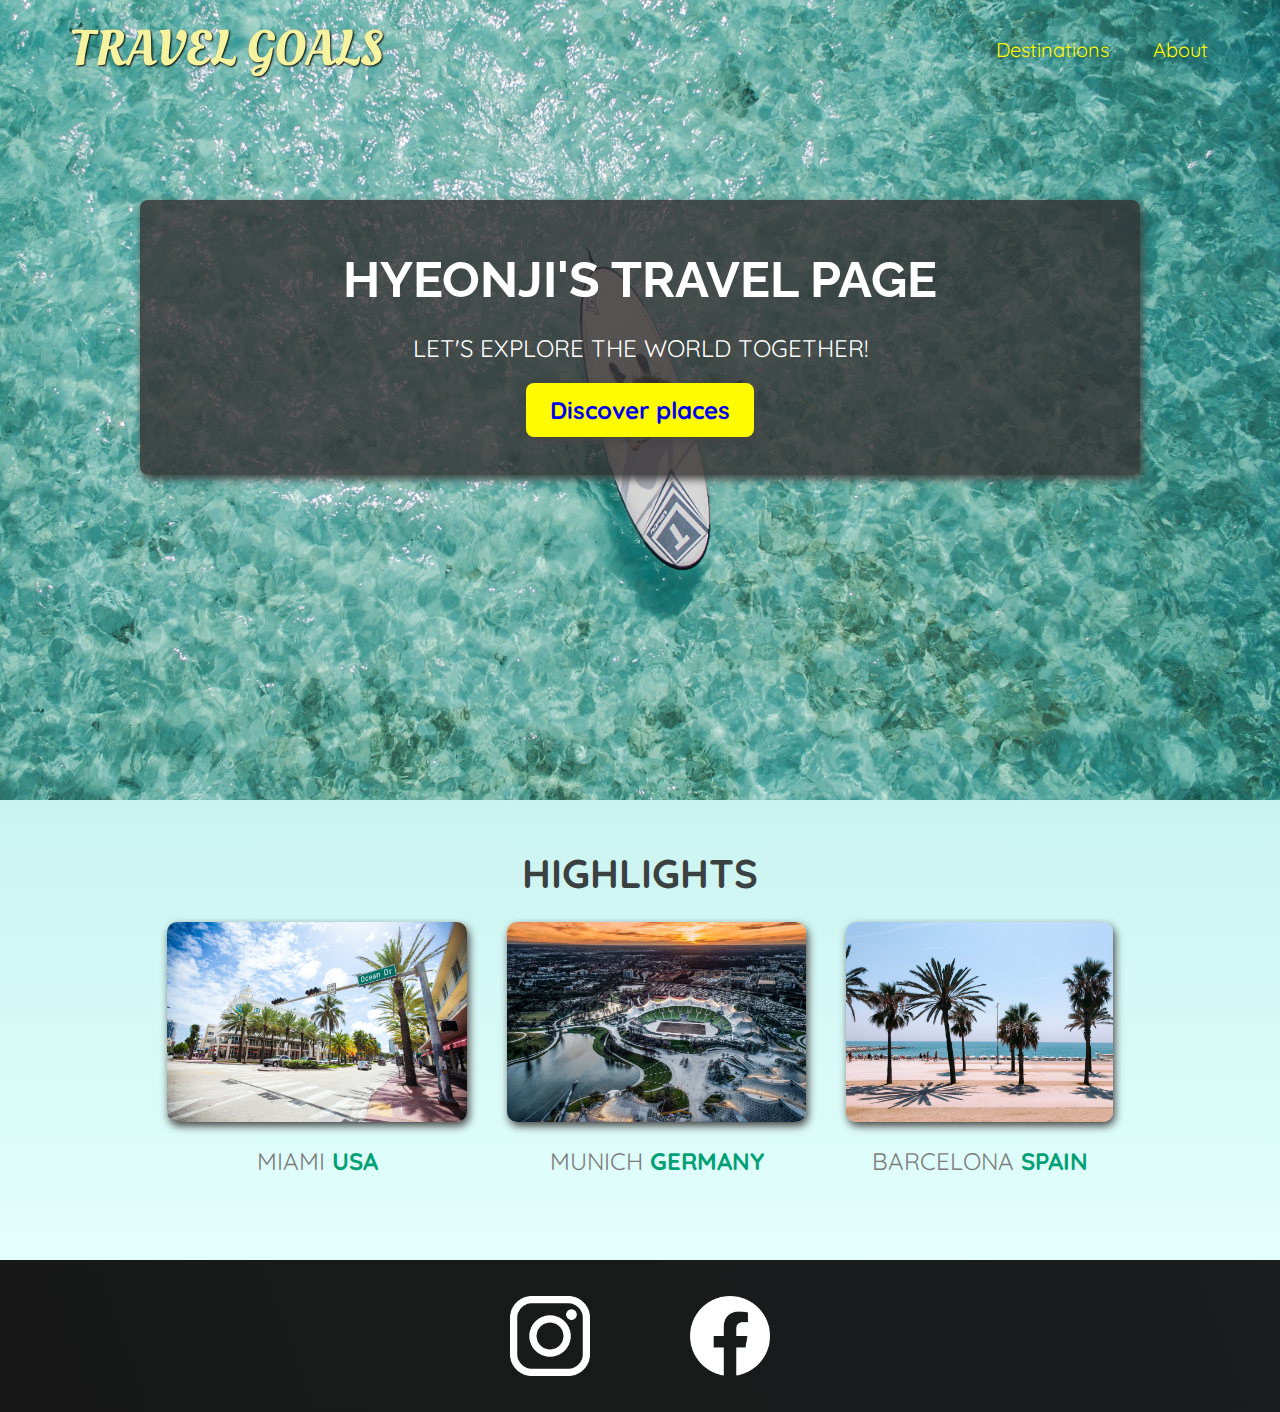
<file: index.html>
<!DOCTYPE html>
<html lang="en">
  <head>
    <meta charset="UTF-8" />
    <link
      href="https://fonts.googleapis.com/css2?family=Raleway:wght@700&family=Oleo+Script:wght@700&family=Quicksand:wght@300;500;700&display=swap"
      rel="stylesheet"
    />
    <link rel="stylesheet" href="shared.css" />
    <link rel="stylesheet" href="styles.css" />
    <title>Travel Goals</title>
  </head>
  <body>
    <header>
      <div id="page-logo">
        <a href="/index.html">Travel Goals</a>
      </div>
      <nav>
        <ul>
          <li><a href="/places.html"> Destinations </a></li>
          <li><a href=""> About </a></li>
        </ul>
      </nav>
    </header>
    <main>
      <section id="hero">
        <div id="hero-content">
          <h1>Hyeonji's Travel Page</h1>
          <p>Let's explore the world together!</p>
          <a href="/places.html">Discover places</a>
        </div>
      </section>
      <section id="highlights">
        <h2>Highlights</h2>
        <ul id="destinations">
          <li class="destination">
            <img
              src="/images/places/miami.jpg"
              alt="Miami streets on sunny day"
            />
            <p>Miami <strong>USA</strong></p>
          </li>
          <li class="destination">
            <img
              src="/images/places/munich.jpg"
              alt="munich stadium in winter"
            />
            <p>Munich <strong>Germany</strong></p>
          </li>
          <li class="destination">
            <img
              src="/images/places/barcelona.jpg"
              alt="Palm beach in Barcelona"
            />
            <p>Barcelona <strong>Spain</strong></p>
          </li>
        </ul>
      </section>
    </main>
    <footer>
      <ul>
        <li>
          <a href="https://www.instagram.com">
            <img src="/images/icons/insta.png" alt="Instagram logo"
          /></a>
        </li>
        <li>
          <a href="https://www.facebook.com">
            <img src="/images/icons/facebook.png" alt="Facebook logo"
          /></a>
        </li>
      </ul>
    </footer>
  </body>
</html>
</file>
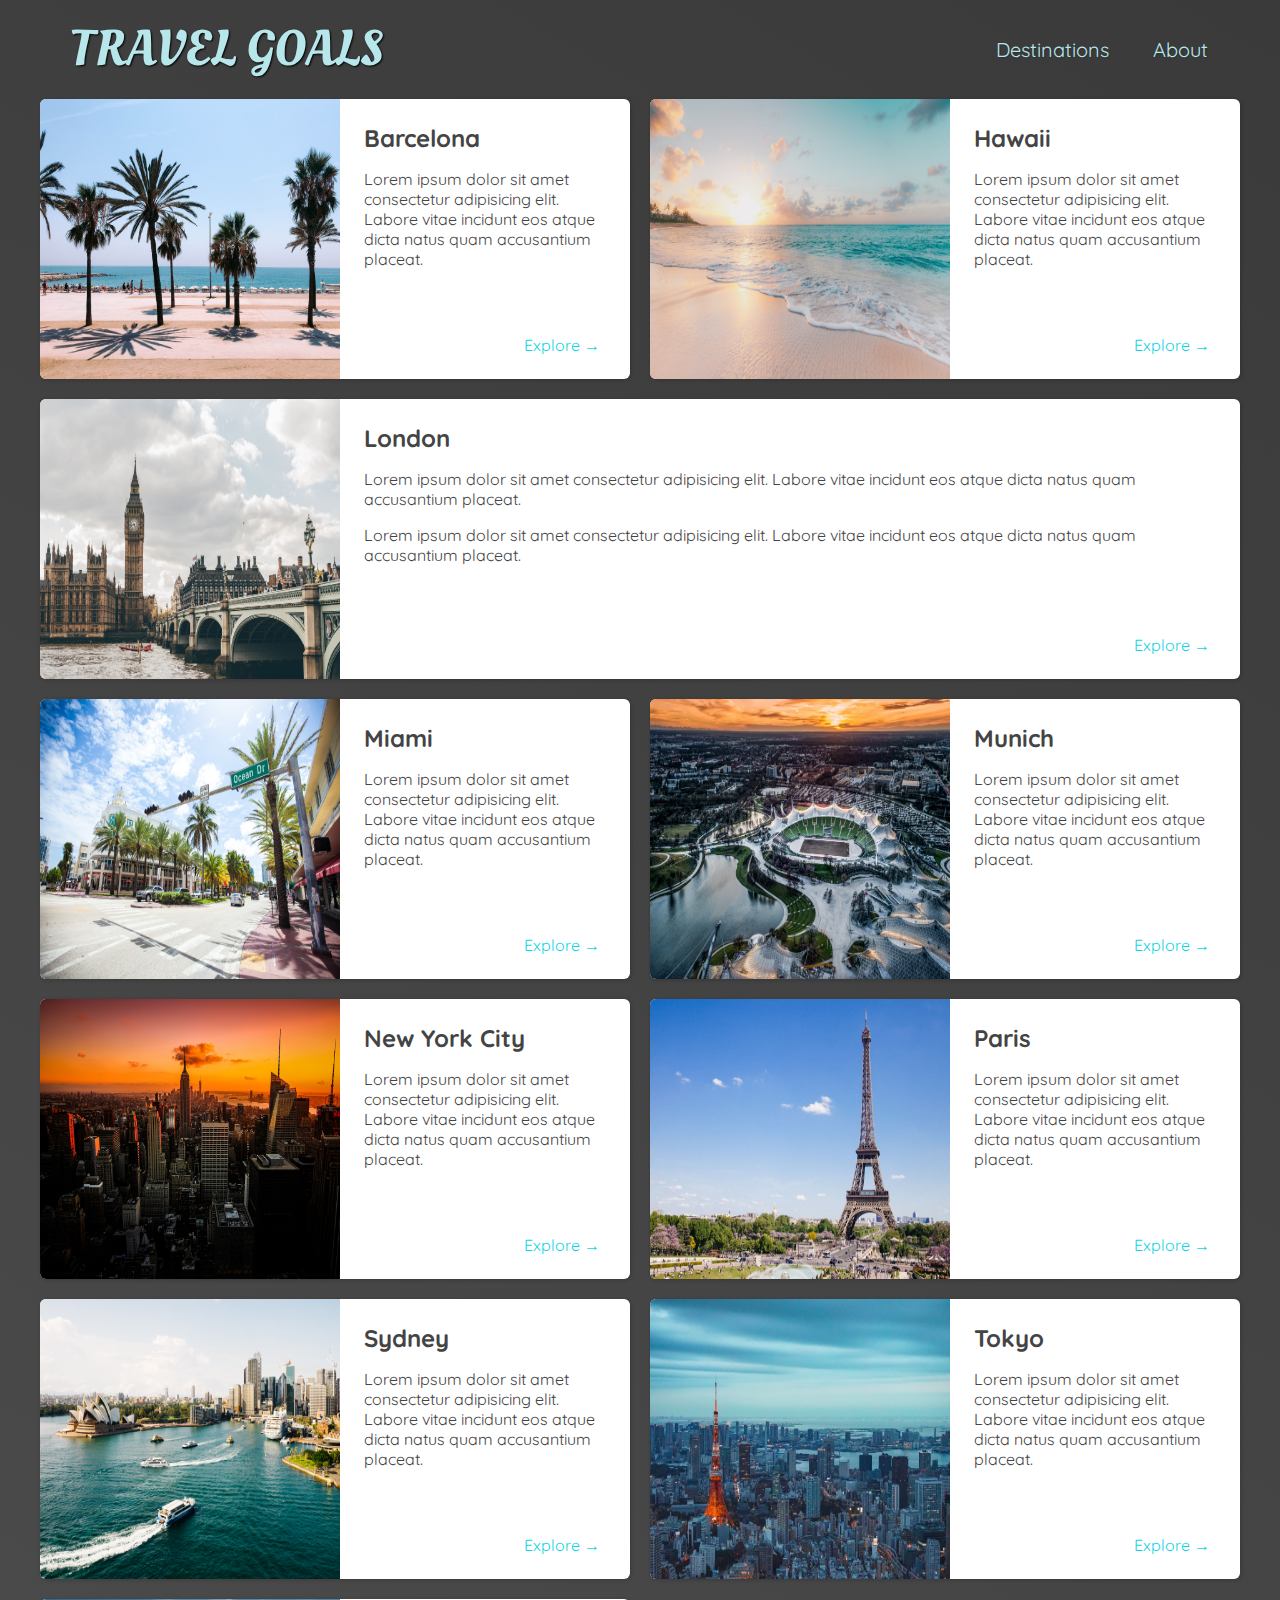
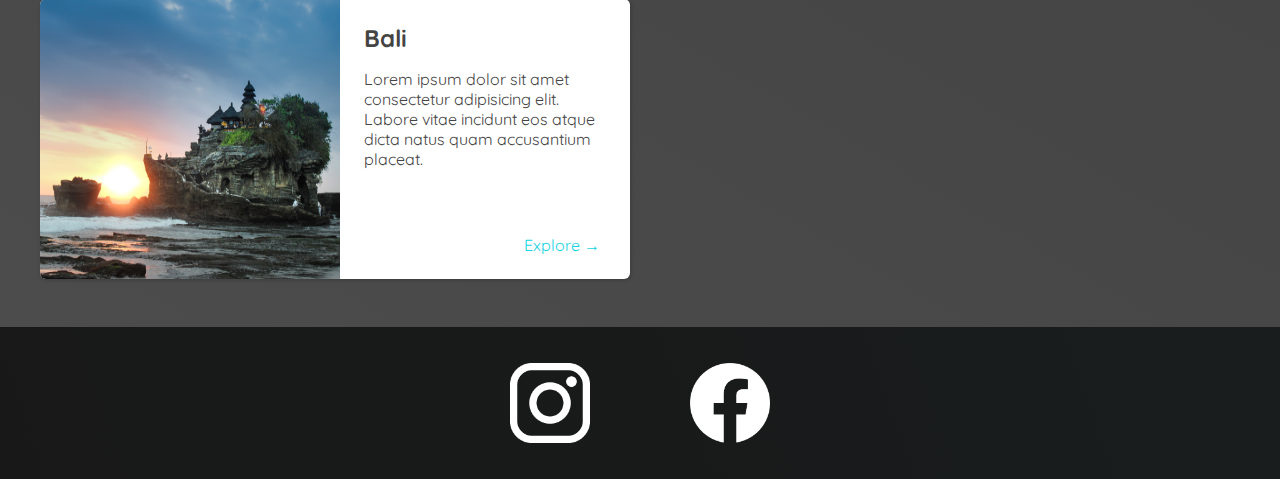
<file: places.html>
<!DOCTYPE html>
<html lang="en">
  <head>
    <meta charset="UTF-8" />
    <link
      href="https://fonts.googleapis.com/css2?family=Raleway:wght@700&family=Oleo+Script:wght@700&family=Quicksand:wght@300;500;700&display=swap"
      rel="stylesheet"
    />
    <link rel="stylesheet" href="shared.css" />
    <link rel="stylesheet" href="places.css" />
    <title>Travel Goals</title>
  </head>
  <body>
    <header>
      <div id="page-logo">
        <a href="/index.html">Travel Goals</a>
      </div>
      <nav>
        <ul>
          <li><a href="/places.html"> Destinations </a></li>
          <li><a href=""> About </a></li>
        </ul>
      </nav>
    </header>
    <main>
      <ul>
        <li>
          <img src="images/places/barcelona.jpg" alt="City of Barcelona" />
          <div class="item-content">
            <div>
              <h2>Barcelona</h2>
              <p>
                Lorem ipsum dolor sit amet consectetur adipisicing elit. Labore
                vitae incidunt eos atque dicta natus quam accusantium placeat.
              </p>
            </div>
            <div class="actions">
              <a href="https://en.wikipedia.org/wiki/Barcelona">Explore &#x2192</a>
            </div>
          </div>
        </li>
        <li>
          <img src="images/places/hawaii.jpg" alt="Hawaii beach" />
          <div class="item-content">
            <div>
              <h2>Hawaii</h2>
              <p>
                Lorem ipsum dolor sit amet consectetur adipisicing elit. Labore
                vitae incidunt eos atque dicta natus quam accusantium placeat.
              </p>
            </div>
            <div class="actions">
              <a href="hhttps://en.wikipedia.org/wiki/Hawaii">Explore &#x2192</a>
            </div>
          </div>
        </li>
        <li>
          <img src="images/places/london.jpg" alt="London city" />
          <div class="item-content">
            <div>
              <h2>London</h2>
              <p>
                Lorem ipsum dolor sit amet consectetur adipisicing elit. Labore
                vitae incidunt eos atque dicta natus quam accusantium placeat.
              </p>
              <p>
                Lorem ipsum dolor sit amet consectetur adipisicing elit. Labore
                vitae incidunt eos atque dicta natus quam accusantium placeat.
              </p>
            </div>
            <div class="actions">
              <a href="https://en.wikipedia.org/wiki/London">Explore &#x2192</a>
            </div>
          </div>
        </li>
        <li>
          <img src="images/places/miami.jpg" alt="Miami streets" />
          <div class="item-content">
            <div>
              <h2>Miami</h2>
              <p>
                Lorem ipsum dolor sit amet consectetur adipisicing elit. Labore
                vitae incidunt eos atque dicta natus quam accusantium placeat.
              </p>
            </div>
            <div class="actions">
              <a href="https://en.wikipedia.org/wiki/Miami">Explore &#x2192</a>
            </div>
          </div>
        </li>
        <li>
          <img src="images/places/munich.jpg" alt="Munich football stadium" />
          <div class="item-content">
            <div>
              <h2>Munich</h2>
              <p>
                Lorem ipsum dolor sit amet consectetur adipisicing elit. Labore
                vitae incidunt eos atque dicta natus quam accusantium placeat.
              </p>
            </div>
            <div class="actions">
              <a href="https://en.wikipedia.org/wiki/Munich">Explore &#x2192</a>
            </div>
          </div>
        </li>
        <li>
          <img src="images/places/new-york-city.jpg" alt="New York City skyline" />
          <div class="item-content">
            <div>
              <h2>New York City</h2>
              <p>
                Lorem ipsum dolor sit amet consectetur adipisicing elit. Labore
                vitae incidunt eos atque dicta natus quam accusantium placeat.
              </p>
            </div>
            <div class="actions">
              <a href="https://en.wikipedia.org/wiki/New_York_City"
                >Explore &#x2192</a
              >
            </div>
          </div>
        </li>
        <li>
          <img src="images/places/paris.jpg" alt="Paris city" />
          <div class="item-content">
            <div>
              <h2>Paris</h2>
              <p>
                Lorem ipsum dolor sit amet consectetur adipisicing elit. Labore
                vitae incidunt eos atque dicta natus quam accusantium placeat.
              </p>
            </div>
            <div class="actions">
              <a href="https://en.wikipedia.org/wiki/Paris">Explore &#x2192</a>
            </div>
          </div>
        </li>
        <li>
          <img src="images/places/sydney.jpg" alt="Sydney beach" />
          <div class="item-content">
            <div>
              <h2>Sydney</h2>
              <p>
                Lorem ipsum dolor sit amet consectetur adipisicing elit. Labore
                vitae incidunt eos atque dicta natus quam accusantium placeat.
              </p>
            </div>
            <div class="actions">
              <a href="https://en.wikipedia.org/wiki/Sydney">Explore &#x2192</a>
            </div>
          </div>
        </li>
        <li>
          <img src="images/places/tokyo.jpg" alt="Tokyo skyline" />
          <div class="item-content">
            <div>
              <h2>Tokyo</h2>
              <p>
                Lorem ipsum dolor sit amet consectetur adipisicing elit. Labore
                vitae incidunt eos atque dicta natus quam accusantium placeat.
              </p>
            </div>
            <div class="actions">
              <a href="https://en.wikipedia.org/wiki/Tokyo">Explore &#x2192</a>
            </div>
          </div>
        </li>
        <li>
          <img src="images/places/bali.jpg" alt="Bali beach" />
          <div class="item-content">
            <div>
              <h2>Bali</h2>
              <p>
                Lorem ipsum dolor sit amet consectetur adipisicing elit. Labore
                vitae incidunt eos atque dicta natus quam accusantium placeat.
              </p>
            </div>
            <div class="actions">
              <a href="https://en.wikipedia.org/wiki/Bali">Explore &#x2192</a>
            </div>
          </div>
        </li>
      </ul>
    </main>
    <footer>
      <ul>
        <li>
          <a href="https://www.instagram.com">
            <img src="/images/icons/insta.png" alt="Instagram logo"
          /></a>
        </li>
        <li>
          <a href="https://www.facebook.com">
            <img src="/images/icons/facebook.png" alt="Facebook logo"
          /></a>
        </li>
      </ul>
    </footer>
  </body>
</html>
</file>
<file: shared.css>
body{
    font-family: "Quicksand", sans-serif;
    margin: 0;
}

ul{
    list-style :none;
    margin: 0;
    padding: 0;
}

header {
    display: flex;
    justify-content: space-between;
    align-items: center;
    padding: 15px 60px;
    position: absolute;
    width: 100%;
    top: 0;
    left: 0;
    box-sizing: border-box;
}

#page-logo a{
    padding :10px;
    font-family: "Oleo Script", sans-serif;
    color: rgb(245, 243, 160);
    font-size: 50px;
    text-decoration: none;
    text-transform: uppercase;
    text-shadow: 1px 1px 2px rgb(0,0,0);
}

header ul{
    display:flex;
}

header li{
    margin-left: 20px;
}

header a{
    color: rgb(255, 251, 0);
    text-decoration: none;
    font-size: 20px;
    padding: 12px;
    text-shadow: 1px 1px 2px rgba(0, 0, 0, 0.2);
    border-radius: 6px;
}

header nav a:hover{
    color: rgb(77, 77, 77);
    background-color: rgb(255, 251, 0);
}


footer {
    background: linear-gradient(70deg, rgb(24, 24, 24), rgb(25, 29, 29));
    padding : 36px 0px;
}

footer ul{
    display : flex;
    justify-content: center;
}

footer li{
    width: 80px;
    height: 80px;
    margin : 0px 50px;
}

footer img{
    width : 100%;
    height : 100%;
}
</file>
<file: styles.css>
#hero {
    height: 800px;
    background-image: url("/images/places/ocean.jpg");
    background-position: center;
    background-size: cover;
}

#hero-content {
    width: 900px;
    background-color: rgba(51, 47, 47, 0.8);
    box-shadow: 2px 4px 8px rgb(68, 67, 67);
    border-radius: 8px;
    text-align: center;
    padding : 50px;
    margin : 0 auto;
    position: relative;
    top: 200px;
}

#hero-content h1 {
    color: white;
    text-transform: uppercase;
    font-size: 50px;
    font-family: "Raleway", sans-serif;
    margin: 0;
}

#hero-content p{
    color: white;
    text-transform: uppercase;
    font-size: 24px;
    font-weight: 300px;
    margin-bottom: 32px;
}

#hero-content a{
    text-decoration: none;
    background-color: rgb(255, 251, 0);
    padding: 12px 24px;
    color: balck;
    font-size: 24px;
    font-weight: bold;
    border-radius: 8px;
    box-shadow: 2px 4px 8px rgb(68, 67, 67);
}

#hero-content a:hover{
    background-color: rgb(255, 238, 0);
}

#highlights {
    padding: 24px;
    background: linear-gradient(0deg, rgb(227, 255, 253), rgb(202, 243, 240));
}

#highlights h2{
    text-transform: uppercase;
    text-align : center;
    font-size : 40px;
    color: rgb(59, 65, 64);
    margin: 24px 0;
}

#destinations {
    display: flex;
    width: 90%;
    margin: auto;
    margin-bottom: 40px;
    justify-content: center;
}

.destination {
    margin: 0 20px;
    text-transform: uppercase;
}

.destination p{
    text-align: center;
    font-size: 24px;
    color: rgb(124, 123, 123);
    margin: 20px 0;
}

.destination img{
    height: 200px;
    width: 100%;
    box-shadow: 2px 4px 8px rgb(68, 67, 67);
    border-radius: 10px;
    object-fit: cover;
}

.destination strong{
    color: rgb(0, 160, 117);
}
</file>
<file: places.css>
body{
    background: linear-gradient(30deg, rgb(77, 77, 77), rgb(58, 58,58));
    color: rgb(68, 68, 68);
}

#page-logo a{
    color: rgb(183, 230, 235);
}

header {
    position: static;
}

header a{
    color: rgb(183, 230, 235);
}

header nav a:hover{
    background-color: rgb(183, 230, 235);
    color: rgb(59, 59, 59);
}

main ul{
    width: 1200px;
    margin: 0 auto 48px auto;
    display: grid;
    grid-template-columns: 1fr 1fr;
    gap: 20px 20px;
}

li:nth-of-type(3) {
    grid-column: 1 / span 2 ;
}

main li{
    display : flex;
    background-color: white;
    box-shadow: 1px 1px 4px rgba(0, 0, 0, 0.2);
    border-radius: 6px;
    overflow: hidden;
    object-fit: cover;
}

main li img{
    width : 300px;
    height: 280px;
}

.item-content{
    padding: 24px;
    display: flex;
    flex-direction: column;
    justify-content: space-between;
}
.item-content h2{
    margin: 0;
}

.actions{
    text-align: right;

}

.actions a{
    text-decoration: none;
    padding: 6px;
    color: rgb(22,211,228);
    border-radius: 5px;
}

.actions a:hover{
    background-color: rgb(235, 253, 255);
}
</file>
